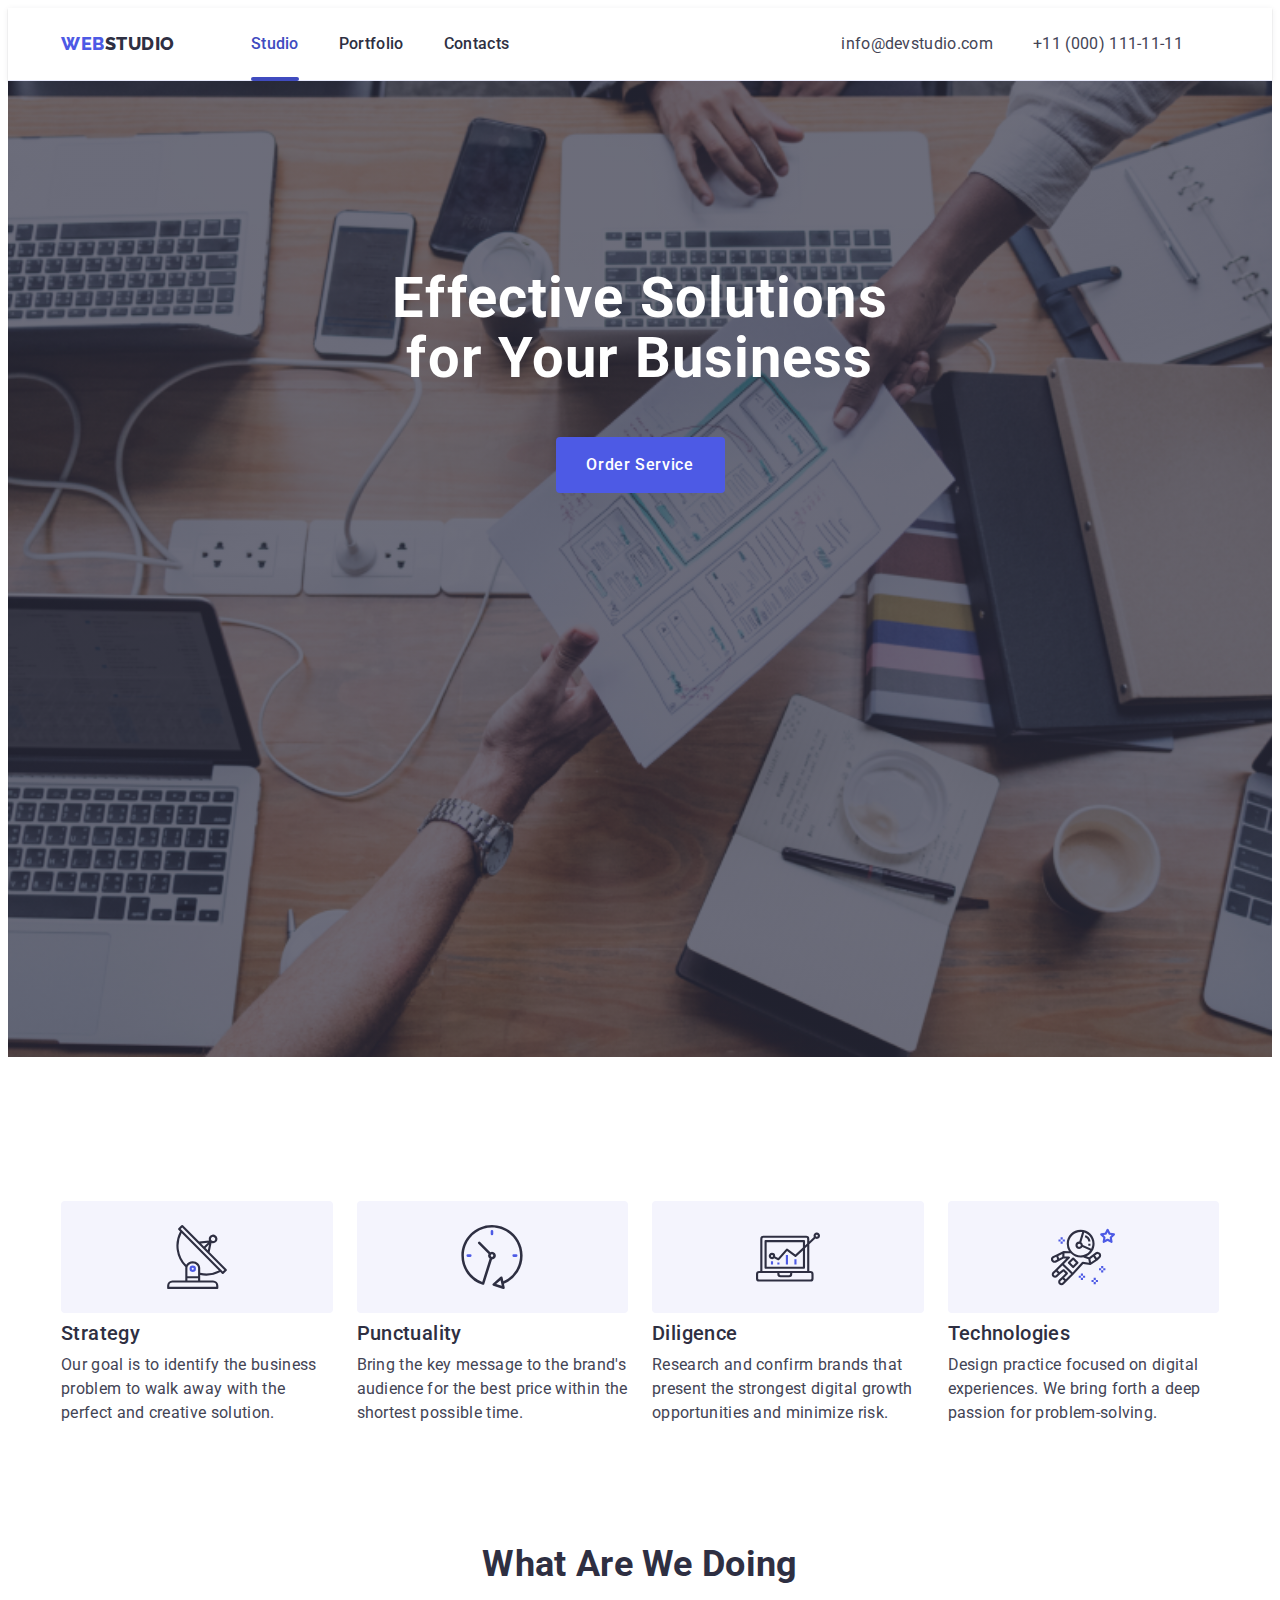
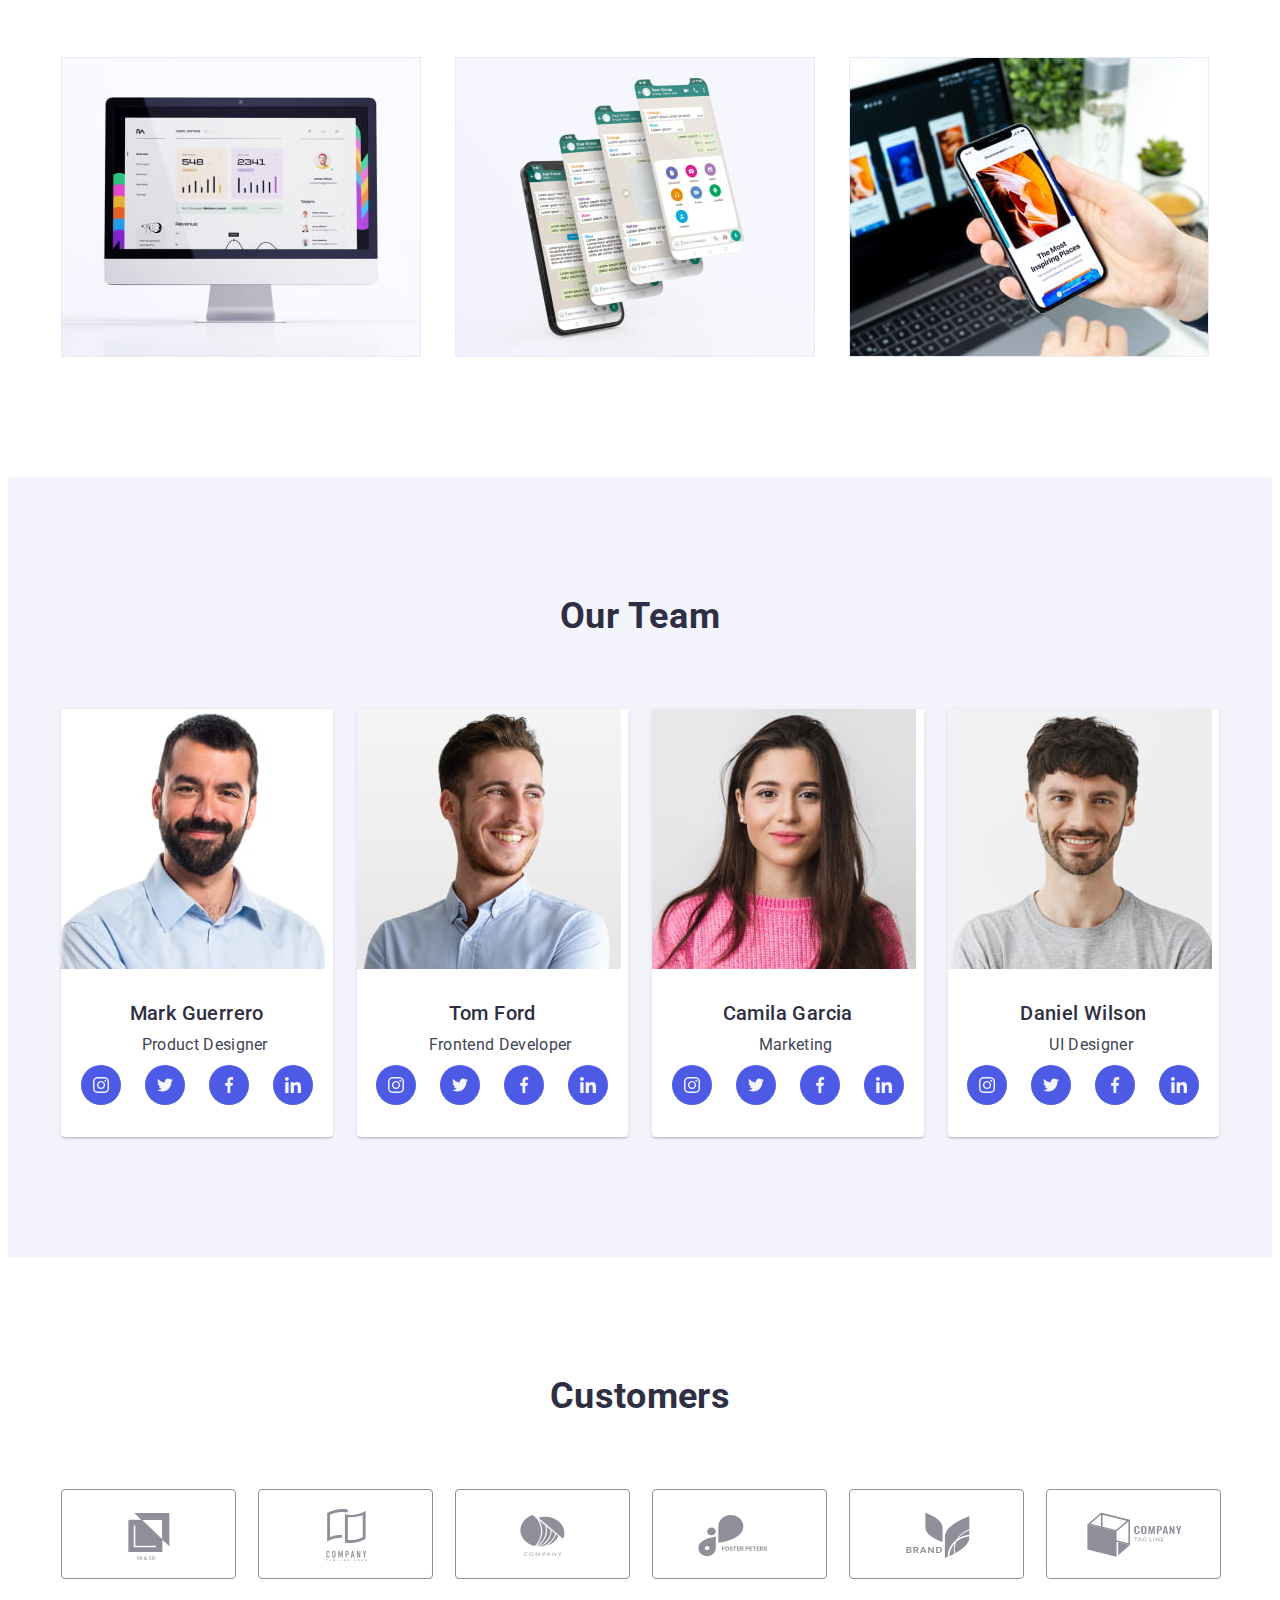
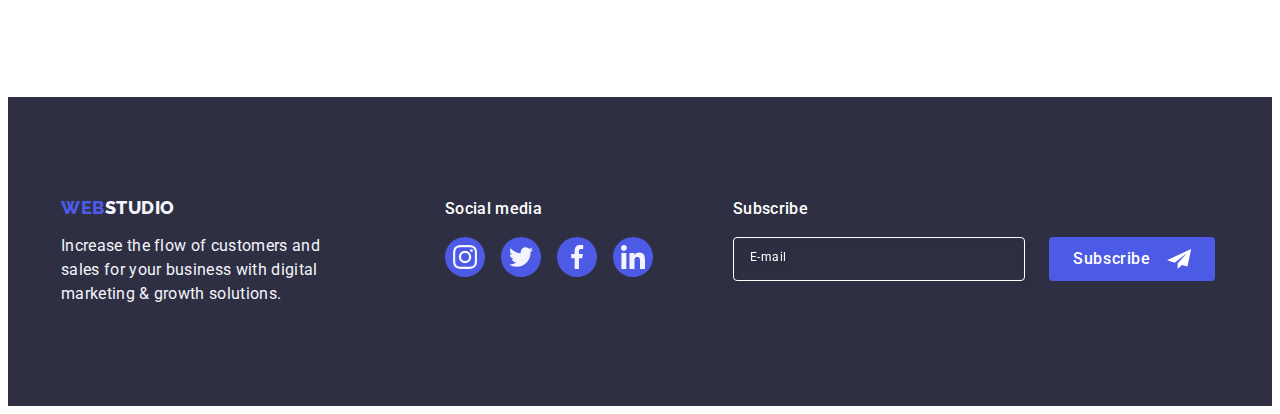
<file: index.html>
<!DOCTYPE html>
<html lang="en">
  <head>
    <meta charset="UTF-8" />
    <meta http-equiv="X-UA-Compatible" content="IE=edge" />
    <meta name="viewport" content="width=device-width, initial-scale=1.0" />
    <meta name="description" content="Effective Solutions for Your Business" />
    <!-- Fonts styles -->
    <link rel="preconnect" href="https://fonts.googleapis.com" />
    <link rel="preconnect" href="https://fonts.gstatic.com" crossorigin />
    <link
      href="https://fonts.googleapis.com/css2?family=Raleway:wght@800&family=Roboto:wght@400;500;700;900&display=swap"
      rel="stylesheet"
    />
    <!-- Normalize -->
    <link
      rel="stylesheet"
      href="https://cdnjs.cloudflare.com/ajax/libs/modern-normalize/1.1.0/modern-normalize.min.css"
      integrity="sha512-wpPYUAdjBVSE4KJnH1VR1HeZfpl1ub8YT/NKx4PuQ5NmX2tKuGu6U/JRp5y+Y8XG2tV+wKQpNHVUX03MfMFn9Q=="
      crossorigin="anonymous"
      referrerpolicy="no-referrer"
    />
    <title>WebStudio</title>
    <!-- Custom styles -->
    <link rel="stylesheet" href="./css/styles.css" />
  </head>
  <body>
    <!-- Header section -->
    <header class="header" data-header="">
      <div class="header-container container">
        <nav class="header-nav">
          <a class="header-nav-logo link" href="./index.html"
            >Web<span class="header-nav-logo-two">Studio</span></a
          >
          <ul class="header-nav-list list header-container">
            <li class="header-nav-item">
              <a class="header-nav-link nav-active link" href="./index.html">Studio</a>
            </li>
            <li class="header-nav-item">
              <a class="header-nav-link link" href="./portfolio.html">Portfolio</a>
            </li>
            <li class="header-nav-item">
              <a class="header-nav-link link" href="">Contacts</a>
            </li>
          </ul>
        </nav>
        <address class="header-nav-add">
          <ul class="header-nav-list list header-container">
            <li class="header-nav-item">
              <a class="header-nav-contact link" href="mailto:info@devstudio.com"
                >info@devstudio.com</a
              ></li
            >
            <li class="header-nav-item">
              <a class="header-nav-contact link" href="tel:+110001111111"
                >+11 (000) 111-11-11</a
              ></li
            >
          </ul>
        </address>
      </div>
    </header>
    <main>
      <!-- About section -->
      <section class="about section">
        <div class="container">
          <h1 class="about-text">Effective Solutions for Your Business</h1>
          <!-- Button controls -->
          <button class="btn" type="button" data-modal-open="">Order Service</button>
        </div>
      </section>
      <!-- Our qualities -->
      <section class="qualities section">
        <div class="container">
          <h2 class="qualities-title">Our qualities</h2>
          <ul class="qualities-list list">
            <li class="qualities-item">
              <div class="qualities-svg">
                <svg class="icon-qualities-svg" width="64" height="64">
                  <use href="./images/icons.svg#antenna"></use>
                </svg>
              </div>
              <h3 class="qualities-subtitle">Strategy</h3>
              <p class="qualities-position"
                >Our goal is to identify the business problem to walk away with the perfect and
                creative solution.</p
              ></li
            >
            <li class="qualities-item">
              <div class="qualities-svg">
                <svg class="icon-qualities-svg" width="64" height="64">
                  <use href="./images/icons.svg#clock"></use>
                </svg>
              </div>
              <h3 class="qualities-subtitle">Punctuality</h3>
              <p class="qualities-position"
                >Bring the key message to the brand's audience for the best price within the
                shortest possible time.</p
              ></li
            >
            <li class="qualities-item">
              <div class="qualities-svg">
                <svg class="icon-qualities-svg" width="64" height="64">
                  <use href="./images/icons.svg#diagram"></use>
                </svg>
              </div>
              <h3 class="qualities-subtitle">Diligence</h3>
              <p class="qualities-position"
                >Research and confirm brands that present the strongest digital growth opportunities
                and minimize risk.</p
              ></li
            >
            <li class="qualities-item">
              <div class="qualities-svg">
                <svg class="icon-qualities-svg" width="64" height="64">
                  <use href="./images/icons.svg#astronaut"></use>
                </svg>
              </div>
              <h3 class="qualities-subtitle">Technologies</h3>
              <p class="qualities-position"
                >Design practice focused on digital experiences. We bring forth a deep passion for
                problem-solving.</p
              ></li
            >
          </ul>
        </div>
      </section>
      <!-- Our work -->
      <section class="work section">
        <div class="container">
          <h2 class="work-title">What are we doing</h2>
          <ul class="work-list list">
            <li class="work-item">
              <img
                class="work-img"
                src="./images/our-job/img-1.jpg"
                alt="job-1"
                width="360"
                height="300"
              />
            </li>
            <li class="work-item">
              <img
                class="work-img"
                src="./images/our-job/img-2.jpg"
                alt="job-2"
                width="360"
                height="300"
              />
            </li>
            <li class="work-item">
              <img
                class="work-img"
                src="./images/our-job/img-3.jpg"
                alt="job-3"
                width="360"
                height="300"
              />
            </li>
          </ul>
        </div>
      </section>
      <!-- Team section -->
      <section class="team section">
        <div class="container">
          <h2 class="team-title">Our Team</h2>
          <ul class="team-list list">
            <li class="team-item">
              <img
                class="team-img"
                src="./images/our-team/img-mark-guerrero.jpg"
                alt="Product Designer Mark Guerrero"
                width="264"
                height="260"
              />
              <div class="team-block">
                <h3 class="team-subtitle">Mark Guerrero</h3>
                <p class="team-position">Product Designer</p>
                <ul class="social-list">
                  <li class="social-list-item list">
                    <a class="social-list-link-team" href="">
                      <svg class="social-list-icon" width="16" height="16">
                        <use href="./images/icons.svg#instagram"></use>
                      </svg>
                    </a>
                  </li>
                  <li class="social-list-item list">
                    <a class="social-list-link-team" href="">
                      <svg class="social-list-icon" width="16" height="16">
                        <use href="./images/icons.svg#twitter"></use>
                      </svg>
                    </a>
                  </li>
                  <li class="social-list-item list">
                    <a class="social-list-link-team" href="">
                      <svg class="social-list-icon" width="16" height="16">
                        <use href="./images/icons.svg#facebook"></use>
                      </svg>
                    </a>
                  </li>
                  <li class="social-list-item list">
                    <a class="social-list-link-team" href="">
                      <svg class="social-list-icon" width="16" height="16">
                        <use href="./images/icons.svg#linkedin"></use>
                      </svg>
                    </a>
                  </li>
                </ul>
              </div>
            </li>
            <li class="team-item">
              <img
                class="team-img"
                src="./images/our-team/img-tom-ford.jpg"
                alt="Frontend Developer Tom Ford"
                width="264"
                height="260"
              />
              <div class="team-block">
                <h3 class="team-subtitle">Tom Ford</h3>
                <p class="team-position">Frontend Developer</p>
                <ul class="social-list">
                  <li class="social-list-item list">
                    <a class="social-list-link-team" href="">
                      <svg class="social-list-icon" width="16" height="16">
                        <use href="./images/icons.svg#instagram"></use>
                      </svg>
                    </a>
                  </li>
                  <li class="social-list-item list">
                    <a class="social-list-link-team" href="">
                      <svg class="social-list-icon" width="16" height="16">
                        <use href="./images/icons.svg#twitter"></use>
                      </svg>
                    </a>
                  </li>
                  <li class="social-list-item list">
                    <a class="social-list-link-team" href="">
                      <svg class="social-list-icon" width="16" height="16">
                        <use href="./images/icons.svg#facebook"></use>
                      </svg>
                    </a>
                  </li>
                  <li class="social-list-item list">
                    <a class="social-list-link-team" href="">
                      <svg class="social-list-icon" width="16" height="16">
                        <use href="./images/icons.svg#linkedin"></use>
                      </svg>
                    </a>
                  </li>
                </ul>
              </div>
            </li>
            <li class="team-item">
              <img
                class="team-img"
                src="./images/our-team/img-camila-garcia.jpg"
                alt="Marketing Camila Garcia"
                width="264"
                height="260"
              />
              <div class="team-block">
                <h3 class="team-subtitle">Camila Garcia</h3>
                <p class="team-position">Marketing</p>
                <ul class="social-list">
                  <li class="social-list-item list">
                    <a class="social-list-link-team" href="">
                      <svg class="social-list-icon" width="16" height="16">
                        <use href="./images/icons.svg#instagram"></use>
                      </svg>
                    </a>
                  </li>
                  <li class="social-list-item list">
                    <a class="social-list-link-team" href="">
                      <svg class="social-list-icon" width="16" height="16">
                        <use href="./images/icons.svg#twitter"></use>
                      </svg>
                    </a>
                  </li>
                  <li class="social-list-item list">
                    <a class="social-list-link-team" href="">
                      <svg class="social-list-icon" width="16" height="16">
                        <use href="./images/icons.svg#facebook"></use>
                      </svg>
                    </a>
                  </li>
                  <li class="social-list-item list">
                    <a class="social-list-link-team" href="">
                      <svg class="social-list-icon" width="16" height="16">
                        <use href="./images/icons.svg#linkedin"></use>
                      </svg>
                    </a>
                  </li>
                </ul>
              </div>
            </li>
            <li class="team-item">
              <img
                class="team-img"
                src="./images/our-team/img-daniel-wilson.jpg"
                alt="UI Designer Daniel Wilson"
                width="264"
                height="260"
              />
              <div class="team-block">
                <h3 class="team-subtitle">Daniel Wilson</h3>
                <p class="team-position">UI Designer</p>
                <ul class="social-list">
                  <li class="social-list-item list">
                    <a class="social-list-link-team" href="">
                      <svg class="social-list-icon" width="16" height="16">
                        <use href="./images/icons.svg#instagram"></use>
                      </svg>
                    </a>
                  </li>
                  <li class="social-list-item list">
                    <a class="social-list-link-team" href="">
                      <svg class="social-list-icon" width="16" height="16">
                        <use href="./images/icons.svg#twitter"></use>
                      </svg>
                    </a>
                  </li>
                  <li class="social-list-item list">
                    <a class="social-list-link-team" href="">
                      <svg class="social-list-icon" width="16" height="16">
                        <use href="./images/icons.svg#facebook"></use>
                      </svg>
                    </a>
                  </li>
                  <li class="social-list-item list">
                    <a class="social-list-link-team" href="">
                      <svg class="social-list-icon" width="16" height="16">
                        <use href="./images/icons.svg#linkedin"></use>
                      </svg>
                    </a>
                  </li>
                </ul>
              </div>
            </li>
          </ul>
        </div>
      </section>
      <!-- Customers section -->
      <section class="customers section">
        <div class="container">
          <h2 class="customers-title">Customers</h2>
          <ul class="customers-list list">
            <li class="customers-item">
              <a class="customers-link" href="">
                <svg class="customers-icon" width="104" height="56">
                  <use href="./images/icons.svg#logo-1"></use>
                </svg>
              </a>
            </li>
            <li class="customers-item">
              <a class="customers-link" href="">
                <svg class="customers-icon" width="104" height="56">
                  <use href="./images/icons.svg#logo-2"></use>
                </svg>
              </a>
            </li>
            <li class="customers-item">
              <a class="customers-link" href="">
                <svg class="customers-icon" width="104" height="56">
                  <use href="./images/icons.svg#logo-3"></use>
                </svg>
              </a>
            </li>
            <li class="customers-item">
              <a class="customers-link" href="">
                <svg class="customers-icon" width="104" height="56">
                  <use href="./images/icons.svg#logo-4"></use>
                </svg>
              </a>
            </li>
            <li class="customers-item">
              <a class="customers-link" href="">
                <svg class="customers-icon" width="104" height="56">
                  <use href="./images/icons.svg#logo-5"></use>
                </svg>
              </a>
            </li>
            <li class="customers-item">
              <a class="customers-link" href="">
                <svg class="customers-icon" width="104" height="56">
                  <use href="./images/icons.svg#logo-6"></use>
                </svg>
              </a>
            </li>
          </ul>
        </div>
      </section>
    </main>
    <!-- Footer section -->
    <footer class="footer">
      <div class="footer-container container">
        <div class="footer-logo-container">
          <a class="footer-logo link" href="./index.html"
            >Web<span class="footer-logo-two">Studio</span></a
          >
          <p class="footer-position"
            >Increase the flow of customers and sales for your business with digital marketing &
            growth solutions.</p
          ></div
        >
        <div class="container-right">
          <p class="social">Social media</p>
          <ul class="footer-social-list">
            <li class="social-list-item list">
              <a class="social-list-link" href="">
                <svg class="social-list-icon" width="24" height="24">
                  <use href="./images/icons.svg#instagram"></use>
                </svg>
              </a>
            </li>
            <li class="social-list-item list">
              <a class="social-list-link" href="">
                <svg class="social-list-icon" width="24" height="24">
                  <use href="./images/icons.svg#twitter"></use>
                </svg>
              </a>
            </li>
            <li class="social-list-item list">
              <a class="social-list-link" href="">
                <svg class="social-list-icon" width="24" height="24">
                  <use href="./images/icons.svg#facebook"></use>
                </svg>
              </a>
            </li>
            <li class="social-list-item list">
              <a class="social-list-link" href="">
                <svg class="social-list-icon" width="24" height="24">
                  <use href="./images/icons.svg#linkedin"></use>
                </svg>
              </a>
            </li>
          </ul>
        </div>
        <!-- Subscribe -->
        <div class="form">
          <p class="social">Subscribe</p>
          <form class="subscribe" name="subscribe" autocomplete="on" method="post">
            <label>
              <input class="form-footer-text" type="email" name="user_email" placeholder="E-mail" />
            </label>
            <button type="submit" class="button-form">
              <p class="button-form-title">Subscribe</p>
              <svg class="icon-form-footer" width="24" height="24">
                <use href="./images/icons.svg#icon-send"></use>
              </svg>
            </button>
          </form>
        </div>
      </div>
    </footer>
    <!-- Modal window -->
    <div class="modal-window is-hidden" data-modal>
      <div class="modal-window-two">
        <button class="modal-window-close" type="button" data-modal-close>
          <svg class="modal-window-close-svg" width="8" height="8">
            <use href="./images/icons.svg#close"></use>
          </svg>
        </button>
        <form class="modal-form" name="modal_form">
          <p class="form-header">Leave your contacts and we will call you back</p>
          <label class="label-name" for="modal_name">Name</label>
          <div class="form-list-block">
            <input
              class="label-input-name label-input"
              type="text"
              name="modal_name"
              id="modal_name"
            />
            <svg class="svg-person" width="18" height="18">
              <use href="./images/icons.svg#person-name"></use>
            </svg>
          </div>
          <label class="label-tel" for="modal_phone">Phone</label>
          <div class="form-list-block">
            <input
              class="label-input-tel label-input"
              type="text"
              name="modal_phone"
              id="modal_phone"
            />
            <svg class="svg-phone" width="18" height="24">
              <use href="./images/icons.svg#phone"></use>
            </svg>
          </div>
          <label class="label-email" for="modal_email">Email</label>
          <div class="form-list-block">
            <input
              class="label-input-email label-input"
              type="text"
              name="modal_email"
              id="modal_email"
            />
            <svg class="svg-email" width="18" height="24">
              <use href="./images/icons.svg#email"></use>
            </svg>
          </div>
          <label class="label-comment" for="modal_comment"> Comment</label>
          <textarea
            class="form-comment"
            name="modal_comment"
            id="modal_comment"
            rows="5"
            placeholder="Text input"
          ></textarea>
          <!-- Checkbox -->
          <label class="label-accept">
            <input
              class="form-check-input visually-hidden"
              type="checkbox"
              name="modal_agreement"
            />
            <svg class="svg-checkbox" width="16" height="16">
              <use class="unchecked" href="./images/icons.svg#checkbox"></use>
              <use class="checked" href="./images/icons.svg#checkbox-active"></use>
            </svg>
            <span class="label-span">
              I accept the terms and conditions of the
              <a class="link-privacy" href="" target="_blank" rel="noopener noreferrer"
                >Privacy Policy</a
              >
            </span>
          </label>
          <!-- Button Send -->
          <button class="modal-sub-send" type="submit">Send</button>
        </form>
      </div>
    </div>
    <script src="./js/modal.js"></script>
    <script src="./js/form.js"></script>
  </body>
</html>
</file>
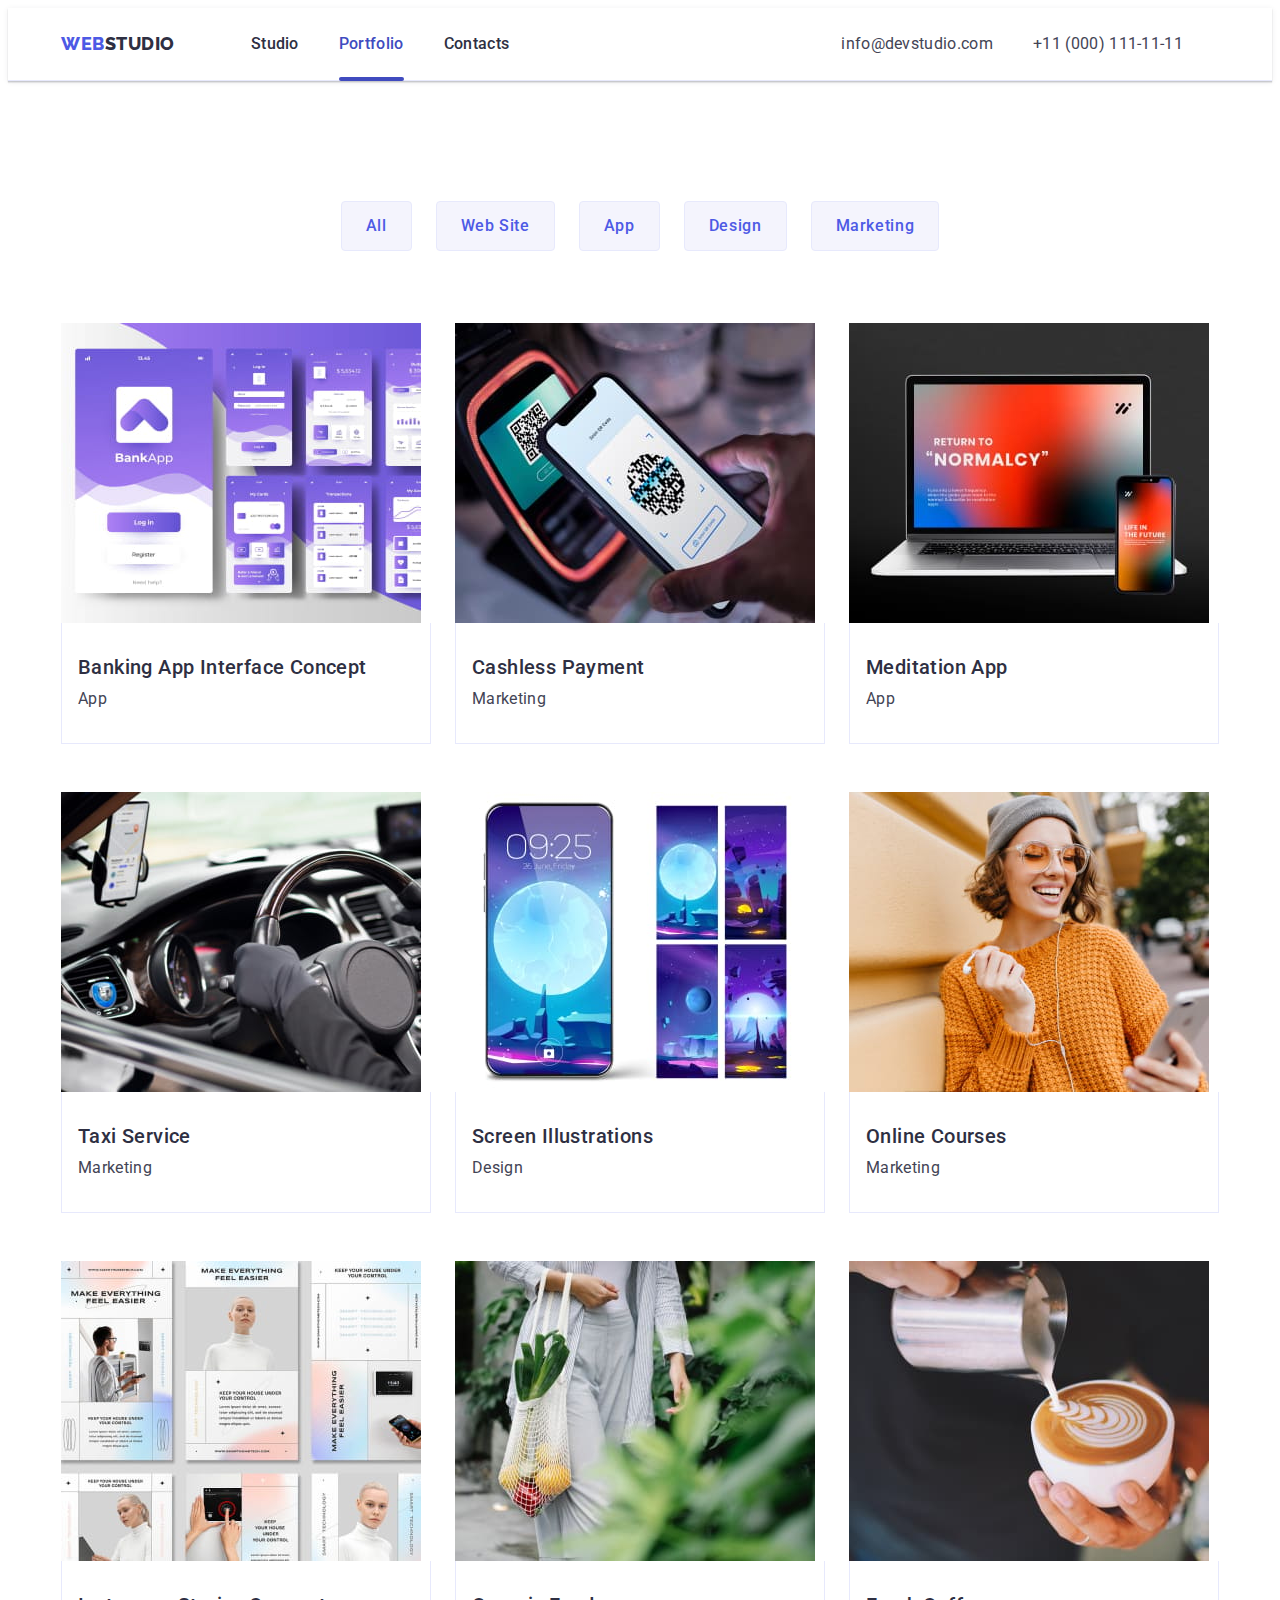
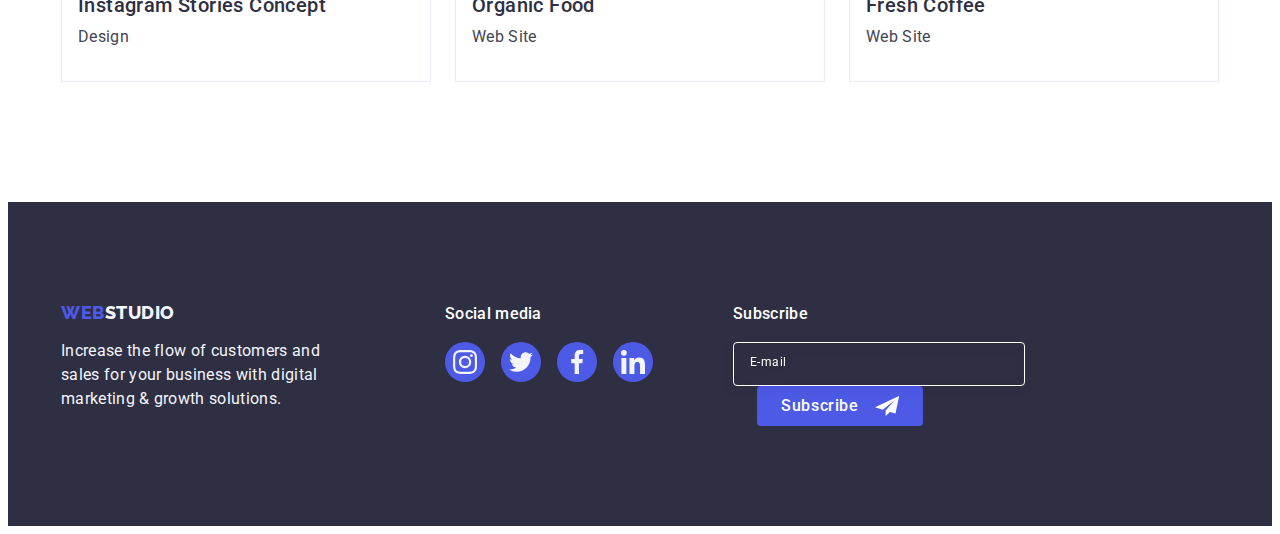
<file: portfolio.html>
<!DOCTYPE html>
<html lang="en">
  <head>
    <meta charset="UTF-8" />
    <meta http-equiv="X-UA-Compatible" content="IE=edge" />
    <meta name="viewport" content="width=device-width, initial-scale=1.0" />
    <meta name="description" content="Effective Solutions for Your Business" />
    <!-- Fonts styles -->
    <link rel="preconnect" href="https://fonts.googleapis.com" />
    <link rel="preconnect" href="https://fonts.gstatic.com" crossorigin />
    <link
      href="https://fonts.googleapis.com/css2?family=Raleway:wght@800&family=Roboto:wght@400;500;700;900&display=swap"
      rel="stylesheet"
    />
    <!-- Normalize -->
    <link
      rel="stylesheet"
      href="https://cdnjs.cloudflare.com/ajax/libs/modern-normalize/1.1.0/modern-normalize.min.css"
      integrity="sha512-wpPYUAdjBVSE4KJnH1VR1HeZfpl1ub8YT/NKx4PuQ5NmX2tKuGu6U/JRp5y+Y8XG2tV+wKQpNHVUX03MfMFn9Q=="
      crossorigin="anonymous"
      referrerpolicy="no-referrer"
    />
    <title>Portfolio</title>
    <!-- Custom styles -->
    <link rel="stylesheet" href="./css/styles.css" />
  </head>
  <body>
    <!-- Header section -->
    <header class="header">
      <div class="header-container container">
        <nav class="header-nav">
          <a class="header-nav-logo link" href="./index.html"
            >Web<span class="header-nav-logo-two">Studio</span></a
          >
          <ul class="header-nav-list list header-container">
            <li class="header-nav-item">
              <a class="header-nav-link link" href="./index.html">Studio</a>
            </li>
            <li class="header-nav-item">
              <a class="header-nav-link nav-active link" href="./portfolio.html">Portfolio</a>
            </li>
            <li class="header-nav-item">
              <a class="header-nav-link link" href="">Contacts</a>
            </li>
          </ul>
        </nav>
        <address class="header-nav-add">
          <ul class="header-nav-list list header-container">
            <li class="header-nav-item">
              <a class="header-nav-contact link" href="mailto:info@devstudio.com"
                >info@devstudio.com</a
              ></li
            >
            <li class="header-nav-item">
              <a class="header-nav-contact link" href="tel:+110001111111"
                >+11 (000) 111-11-11</a
              ></li
            >
          </ul>
        </address>
      </div>
    </header>
    <main>
      <!-- About section -->
      <section class="navig section">
        <div class="container">
          <h1 class="navig-title qualities-title">Navigation</h1>
          <!-- Button controls -->
          <ul class="navig-list list">
            <li class="navig-item link"><button class="navig-btn-f" type="button">All</button></li>
            <li class="navig-item link"
              ><button class="navig-btn-f" type="button">Web Site</button></li
            >
            <li class="navig-item link"><button class="navig-btn-f" type="button">App</button></li>
            <li class="navig-item link"
              ><button class="navig-btn-f" type="button">Design</button></li
            >
            <li class="navig-item link"
              ><button class="navig-btn-f" type="button">Marketing</button></li
            >
          </ul>
          <!-- Services section -->
          <ul class="navig-list-two">
            <li class="serv-item link list">
              <a class="link-two" href="./index.html">
                <div class="img-app">
                  <img
                    class="serv-img"
                    src="./images/our-services/banking-app-interface-concept.jpg"
                    alt="Banking App Interface Concept"
                    width="360"
                    height="300"
                  />
                  <p class="text-about-app"
                    >14 Stylish and User-Friendly App Design Concepts · Task Manager App · Calorie
                    Tracker App · Exotic Fruit Ecommerce App · Cloud Storage App</p
                  >
                </div>
                <div class="name-app">
                  <h2 class="serv-subtitle">Banking App Interface Concept</h2>
                  <p class="serv-position">App</p>
                </div>
              </a>
            </li>
            <li class="serv-item link list">
              <a class="link-two" href="./index.html">
                <div class="img-app">
                  <img
                    class="serv-img"
                    src="./images/our-services/cashless-payment.jpg"
                    alt="Cashless Payment"
                    width="360"
                    height="300"
                  />
                  <p class="text-about-app"
                    >14 Stylish and User-Friendly App Design Concepts · Task Manager App · Calorie
                    Tracker App · Exotic Fruit Ecommerce App · Cloud Storage App</p
                  >
                </div>
                <div class="name-app">
                  <h2 class="serv-subtitle">Cashless Payment</h2>
                  <p class="serv-position">Marketing</p>
                </div>
              </a>
            </li>
            <li class="serv-item link list">
              <a class="link-two" href="./index.html">
                <div class="img-app">
                  <img
                    class="serv-img"
                    src="./images/our-services/meditation-app.jpg"
                    alt="Meditation App"
                    width="360"
                    height="300"
                  />
                  <p class="text-about-app"
                    >14 Stylish and User-Friendly App Design Concepts · Task Manager App · Calorie
                    Tracker App · Exotic Fruit Ecommerce App · Cloud Storage App</p
                  >
                </div>
                <div class="name-app">
                  <h2 class="serv-subtitle">Meditation App</h2>
                  <p class="serv-position">App</p>
                </div>
              </a>
            </li>
            <li class="serv-item link list">
              <a class="link-two" href="./index.html">
                <div class="img-app">
                  <img
                    class="serv-img"
                    src="./images/our-services/taxi-service.jpg"
                    alt="Taxi Service"
                    width="360"
                    height="300"
                  />
                  <p class="text-about-app"
                    >14 Stylish and User-Friendly App Design Concepts · Task Manager App · Calorie
                    Tracker App · Exotic Fruit Ecommerce App · Cloud Storage App</p
                  >
                </div>
                <div class="name-app">
                  <h2 class="serv-subtitle">Taxi Service</h2>
                  <p class="serv-position">Marketing</p>
                </div>
              </a>
            </li>
            <li class="serv-item link list">
              <a class="link-two" href="./index.html">
                <div class="img-app">
                  <img
                    class="serv-img"
                    src="./images/our-services//screen-illustrations.jpg"
                    alt="Screen Illustrations"
                    width="360"
                    height="300"
                  />
                  <p class="text-about-app"
                    >14 Stylish and User-Friendly App Design Concepts · Task Manager App · Calorie
                    Tracker App · Exotic Fruit Ecommerce App · Cloud Storage App</p
                  >
                </div>
                <div class="name-app">
                  <h2 class="serv-subtitle">Screen Illustrations</h2>
                  <p class="serv-position">Design</p>
                </div>
              </a>
            </li>
            <li class="serv-item link list">
              <a class="link-two" href="./index.html">
                <div class="img-app">
                  <img
                    class="serv-img"
                    src="./images/our-services/online-courses.jpg"
                    alt="Online Courses"
                    width="360"
                    height="300"
                  />
                  <p class="text-about-app"
                    >14 Stylish and User-Friendly App Design Concepts · Task Manager App · Calorie
                    Tracker App · Exotic Fruit Ecommerce App · Cloud Storage App</p
                  >
                </div>
                <div class="name-app">
                  <h2 class="serv-subtitle">Online Courses</h2>
                  <p class="serv-position">Marketing</p>
                </div>
              </a>
            </li>
            <li class="serv-item link list">
              <a class="link-two" href="./index.html">
                <div class="img-app">
                  <img
                    class="serv-img"
                    src="./images/our-services/instagram-stories-concept.jpg"
                    alt="Instagram Stories Concept"
                    width="360"
                    height="300"
                  />
                  <p class="text-about-app"
                    >14 Stylish and User-Friendly App Design Concepts · Task Manager App · Calorie
                    Tracker App · Exotic Fruit Ecommerce App · Cloud Storage App</p
                  >
                </div>
                <div class="name-app">
                  <h2 class="serv-subtitle">Instagram Stories Concept</h2>
                  <p class="serv-position">Design</p>
                </div>
              </a>
            </li>
            <li class="serv-item link list">
              <a class="link-two" href="./index.html">
                <div class="img-app">
                  <img
                    class="serv-img"
                    src="./images/our-services/organic-food.jpg"
                    alt="Organic Food"
                    width="360"
                    height="300"
                  />
                  <p class="text-about-app"
                    >14 Stylish and User-Friendly App Design Concepts · Task Manager App · Calorie
                    Tracker App · Exotic Fruit Ecommerce App · Cloud Storage App</p
                  >
                </div>
                <div class="name-app">
                  <h2 class="serv-subtitle">Organic Food</h2>
                  <p class="serv-position">Web Site</p>
                </div>
              </a>
            </li>
            <li class="serv-item link list">
              <a class="link-two" href="./index.html">
                <div class="img-app">
                  <img
                    class="serv-img"
                    src="./images/our-services/fresh-coffee.jpg"
                    alt="Fresh Coffee"
                    width="360"
                    height="300"
                  />
                  <p class="text-about-app"
                    >14 Stylish and User-Friendly App Design Concepts · Task Manager App · Calorie
                    Tracker App · Exotic Fruit Ecommerce App · Cloud Storage App</p
                  >
                </div>
                <div class="name-app">
                  <h2 class="serv-subtitle">Fresh Coffee</h2>
                  <p class="serv-position">Web Site</p>
                </div>
              </a>
            </li>
          </ul>
        </div>
      </section>
    </main>
    <!-- Footer section -->
    <footer class="footer">
      <div class="footer-container container">
        <div class="footer-logo-container">
          <a class="footer-logo link" href="./index.html"
            >Web<span class="footer-logo-two">Studio</span></a
          >
          <p class="footer-position"
            >Increase the flow of customers and sales for your business with digital marketing &
            growth solutions.</p
          ></div
        >
        <div class="container-right">
          <p class="social">Social media</p>
          <ul class="footer-social-list">
            <li class="social-list-item list">
              <a class="social-list-link" href="">
                <svg class="social-list-icon" width="24" height="24">
                  <use href="./images/icons.svg#instagram"></use>
                </svg>
              </a>
            </li>
            <li class="social-list-item list">
              <a class="social-list-link" href="">
                <svg class="social-list-icon" width="24" height="24">
                  <use href="./images/icons.svg#twitter"></use>
                </svg>
              </a>
            </li>
            <li class="social-list-item list">
              <a class="social-list-link" href="">
                <svg class="social-list-icon" width="24" height="24">
                  <use href="./images/icons.svg#facebook"></use>
                </svg>
              </a>
            </li>
            <li class="social-list-item list">
              <a class="social-list-link" href="">
                <svg class="social-list-icon" width="24" height="24">
                  <use href="./images/icons.svg#linkedin"></use>
                </svg>
              </a>
            </li>
          </ul>
        </div>
        <!-- Subscribe -->
        <div class="form">
          <p class="social">Subscribe</p>
          <form name="subscribe" autocomplete="on" method="post">
            <label>
              <input class="form-footer-text" type="email" name="user_email" placeholder="E-mail" />
            </label>
            <button type="submit" class="button-form">
              <p class="button-form-title">Subscribe</p>
              <svg class="icon-form-footer" width="24" height="24">
                <use href="./images/icons.svg#icon-send"></use>
              </svg>
            </button>
          </form>
        </div>
      </div>
    </footer>
    <script src="./js/modal.js"></script>
    <script src="./js/form.js"></script>
  </body>
</html>
</file>
<file: css/styles.css>
:root {
}
/* Body */
body {
  font-family: 'Roboto', sans-serif;
  font-style: normal;
  font-weight: 400;
  font-size: 16px;
  line-height: 1.5em;
  /* identical to box height, or 150% */
  letter-spacing: 0.02em;
  color: #434455;
  background-color: #ffffff;
}
/* reset start */
h1,
h2,
h3,
h4,
h5,
h6,
p,
ul {
  margin: 0;
}
img {
  display: block;
}
.list {
  list-style: none;
  padding: 0;
  margin: 0;
}
button {
  cursor: pointer;
}
/* reset start */
.visually-hidden {
  position: absolute;
  width: 1px;
  height: 1px;
  margin: -1px;
  border: 0;
  padding: 0;
  outline: 0;
  outline-offset: 0;
  white-space: nowrap;
  clip-path: inset(100%);
  clip: rect(0 0 0 0);
  overflow: hidden;
}
/* Other */
.container {
  width: 1158px;
  margin: 0 auto;
  padding: 0 15px;
}
.link {
  text-decoration: none;
  display: block;
  position: relative;
  color: #404bbf;
  transition: color 250ms cubic-bezier(0.4, 0, 0.2, 1);
}
.link-two {
  text-decoration: none;
  display: block;
  transition: box-shadow 250ms cubic-bezier(0.4, 0, 0.2, 1);
  color: #404bbf;
}
.link-two:hover .text-about-app,
.link-two:focus .text-about-app {
  transform: translateY(0%);
}
.link::after {
  content: '';
  position: absolute;
  left: 0;
  bottom: -1px;
  height: 4px;
  background-color: #404bbf;
  border-radius: 2px;
}
.section {
}
.title {
}
.uppertitle {
}
/* Header section */
.header {
  border-bottom: 1px solid #e7e9fc;
  background: #ffffff;
  box-shadow: 0px 2px 1px rgba(46, 47, 66, 0.08), 0px 1px 1px rgba(46, 47, 66, 0.16),
    0px 1px 6px rgba(46, 47, 66, 0.08);
}
.header-container {
  display: flex;
}
.header-nav-list {
  gap: 40px;
}
.header-nav {
  display: flex;
  align-items: center;
  background: #ffffff;
}
.header-nav-logo {
  font-family: 'Raleway', sans-serif;
  font-style: normal;
  font-weight: 800;
  font-size: 18px;
  line-height: 1.17em;
  letter-spacing: 0.03em;
  text-transform: uppercase;
  color: #4d5ae5;
  margin-right: 76px;
}
.header-nav-logo-two {
  color: #2e2f42;
}
.header-nav-item {
}
.header-nav-link {
  font-family: inherit;
  font-style: normal;
  font-weight: 500;
  font-size: 16px;
  color: #2e2f42;
  line-height: 1.5em;
  padding: 24px 0;
}
.header-nav-contact {
  font-family: inherit;
  font-style: normal;
  font-size: 16px;
  color: #434455;
  line-height: 1.5em;
  padding: 24px 0;
}
.header-nav-add {
  font-style: normal;
  display: flex;
  gap: 40px;
  padding-left: 332px;
}
.header-nav-link:hover,
.header-nav-link:focus {
  color: #404bbf;
}
.header-nav-contact:hover,
.header-nav-contact:focus {
  color: #404bbf;
}
.nav-active {
  position: relative;
  color: #404bbf;
}
.nav-active::after {
  position: absolute;
  display: block;
  content: '';
  left: 0;
  bottom: -1px;
  width: 100%;
  height: 4px;
  border-radius: 2px;
  background-color: #404bbf;
}
/* About section */
.about {
  background: rgba(46, 47, 66, 0.7);
  color: #ffffff;
  padding: 188px 0;
  background-image: linear-gradient(rgba(46, 47, 66, 0.7), rgba(46, 47, 66, 0.7)),
    url(../images/hero-image/people-office.jpg);
  max-width: 1440px;
  height: 600px;
  background-repeat: no-repeat;
  background-position: center;
  background-size: cover;
  margin: 0 auto;
}
.about-text {
  font-family: inherit;
  font-style: normal;
  font-weight: 700;
  font-size: 56px;
  color: #ffffff;
  line-height: 1.07em;
  text-align: center;
  letter-spacing: 0.02em;
  max-width: 496px;
  margin-left: auto;
  margin-right: auto;
  margin-bottom: 48px;
}
.btn {
  cursor: pointer;
  background: #4d5ae5;
  color: #ffffff;
  font-family: inherit;
  font-style: normal;
  font-weight: 500;
  font-size: 16px;
  line-height: 1.5em;
  letter-spacing: 0.04em;
  display: block;
  min-width: 169px;
  height: 56px;
  border: none;
  background-color: #4d5ae5;
  border-radius: 4px;
  margin-left: auto;
  margin-right: auto;
  transition: background-color 250ms cubic-bezier(0.4, 0, 0.2, 1);
}
.btn:hover,
.btn:focus {
  color: #ffffff;
  background-color: #404bbf;
}
/* Our qualities */
.qualities {
  padding: 120px 0;
}
.qualities-title {
  visibility: hidden;
}
.qualities-list {
  display: flex;
  gap: 24px;
}
.qualities-item {
  width: calc((100% - 72px) / 4);
}
.qualities-subtitle {
  font-family: inherit;
  font-style: normal;
  font-weight: 500;
  font-size: 20px;
  color: #2e2f42;
  line-height: 1.2em;
  letter-spacing: 0.02em;
  margin-bottom: 8px;
}
.qualities-position {
  font-family: inherit;
  font-style: normal;
  font-size: 16px;
  color: #434455;
  line-height: 1.5em;
}
/* SVG */
.qualities-svg {
  display: flex;
  align-items: center;
  justify-content: center;
  height: 112px;
  background-color: #f4f4fd;
  border-radius: 4px;
  margin-bottom: 8px;
}
.icon-qualities-svg {
}
.social-list-icon {
  fill: #f4f4fd;
}
.customers-icon {
  fill: currentColor;
}
/* Our work */
.work {
  padding-bottom: 120px;
}
.work-title {
  font-family: inherit;
  font-style: normal;
  font-weight: 700;
  font-size: 36px;
  color: #2e2f42;
  line-height: 1.11em;
  text-align: center;
  text-transform: capitalize;
  margin-bottom: 72px;
}
.work-list {
  display: flex;
  gap: 24px;
}
.work-item {
  width: calc((100% - 48px) / 3);
}
.work-img {
}
/* Team section */
.team {
  background: #f4f4fd;
  padding: 120px 0;
}
.team-title {
  font-family: inherit;
  font-style: normal;
  font-weight: 700;
  font-size: 36px;
  color: #2e2f42;
  line-height: 1.11;
  text-align: center;
  letter-spacing: 0.02em;
  text-transform: capitalize;
  margin-bottom: 72px;
}
.team-list {
  display: flex;
  gap: 24px;
}
.team-item {
  background-color: #ffffff;
  width: calc((100% - 72px) / 4);
  border-radius: 0px 0px 4px 4px;
  box-shadow: 0px 1px 6px rgba(46, 47, 66, 0.08), 0px 1px 1px rgba(46, 47, 66, 0.16),
    0px 2px 1px rgba(46, 47, 66, 0.08);
}
.team-img {
}
.team-block {
  padding: 32px 0;
}
.team-subtitle {
  font-family: inherit;
  font-style: normal;
  font-weight: 500;
  font-size: 20px;
  color: #2e2f42;
  line-height: 1.2em;
  letter-spacing: 0.02em;
  text-align: center;
  margin-bottom: 8px;
}
.team-position {
  font-family: inherit;
  font-style: normal;
  font-size: 16px;
  color: #434455;
  line-height: 1.5em;
  text-align: center;
  margin-left: 16px;
  margin-bottom: 8px;
  padding-left: 0;
}
.social-list {
  display: flex;
  justify-content: center;
  gap: 24px;
  padding-left: 0;
}
.footer-social-list {
  display: flex;
  gap: 16px;
  padding-left: 0;
}
.social-list-item {
  width: 40px;
  height: 40px;
}
.social-list-link {
  width: 100%;
  height: 100%;
  background-color: #4d5ae5;
  border-radius: 50%;
  display: flex;
  align-items: center;
  justify-content: center;
  transition: background-color 250ms cubic-bezier(0.4, 0, 0.2, 1);
}
.social-list-link-team {
  width: 100%;
  height: 100%;
  background-color: #4d5ae5;
  border-radius: 50%;
  display: flex;
  align-items: center;
  justify-content: center;
  transition: background-color 250ms cubic-bezier(0.4, 0, 0.2, 1);
}
.social-list-link-team:hover,
.social-list-link-team:focus {
  background-color: #404bbf;
}
.social-list-link:hover {
  background-color: #31d0aa;
}
.social-list-link:focus {
  background-color: #31d0aa;
}
/* Navigation section */
.navig {
  padding: 96px 0 120px;
}
.navig-title {
}
.navig-list {
  display: flex;
  justify-content: center;
  gap: 24px;
  margin-bottom: 72px;
}
.navig-list-two {
  display: flex;
  flex-wrap: wrap;
  column-gap: 24px;
  row-gap: 48px;
  padding-left: 0;
}
.navig-item {
  font-family: inherit;
  font-style: normal;
  font-weight: 500;
  font-size: 16px;
  line-height: 1.5em;
}
.navig-btn-f {
  cursor: pointer;
  font-family: inherit;
  font-style: normal;
  font-weight: 500;
  font-size: 16px;
  line-height: 1.5em;
  background-color: #f4f4fd;
  letter-spacing: 0.04em;
  color: #4d5ae5;
  padding: 12px 24px;
  border: 1px solid #e7e9fc;
  border-radius: 4px;
  transition: color 250ms cubic-bezier(0.4, 0, 0.2, 1),
    background-color 250ms cubic-bezier(0.4, 0, 0.2, 1),
    border-color 250ms cubic-bezier(0.4, 0, 0.2, 1), box-shadow 250ms cubic-bezier(0.4, 0, 0.2, 1);
}
.navig-btn-f:hover,
.navig-btn-f:focus {
  color: #ffffff;
  background-color: #404bbf;
  border: 1px solid transparent;
  box-shadow: 0px 3px 1px rgba(0, 0, 0, 0.1), 0px 2px 1px rgba(0, 0, 0, 0.08),
    0px 2px 2px rgba(0, 0, 0, 0.12);
}
.navig-btn {
  cursor: pointer;
  font-family: inherit;
  font-style: normal;
  font-weight: 500;
  font-size: 16px;
  line-height: 1.5em;
  color: #4d5ae5;
  background: #f4f4fd;
}
.navig-btn:hover,
.navig-btn:focus {
  color: #f4f4fd;
  background-color: #404bbf;
}
/* Our services section */
.serv {
}
.serv-tetle {
}
.serv-list {
}
.serv-item {
  width: calc((100% - 48px) / 3);
}
.img-app {
  position: relative;
  overflow: hidden;
}
.text-about-app {
  position: absolute;
  top: 0;
  font-size: 16px;
  line-height: 1.5;
  letter-spacing: 0.02em;
  color: #f4f4fd;
  padding: 40px 32px;
  background-color: #4d5ae5;
  height: 100%;
  width: 100%;
  transform: translateY(100%);
  transition: transform 250ms cubic-bezier(0.4, 0, 0.2, 1);
}
.text-about-app:hover,
.text-about-app:focus {
  transform: translateY(0%);
}
.serv-link {
}
.name-app {
  padding: 32px 16px;
  border: 1px solid #e7e9fc;
  border-top: none;
}
.serv-img {
}
.serv-subtitle {
  font-family: inherit;
  font-style: normal;
  font-weight: 500;
  font-size: 20px;
  color: #2e2f42;
  line-height: 1.2em;
  letter-spacing: 0.02em;
  margin-bottom: 8px;
}
.serv-position {
  font-family: inherit;
  font-style: normal;
  font-size: 16px;
  color: #434455;
  line-height: 1.5em;
  letter-spacing: 0.02em;
}
/* Customers section*/
.customers {
  padding-top: 120px;
  padding-bottom: 120px;
}
.customers-title {
  font-size: 36px;
  line-height: 1.1;
  color: #2e2f42;
  margin-bottom: 72px;
  text-align: center;
}
.customers-list {
  display: flex;
  gap: 24px;
}
.customers-item {
  height: 88px;
  width: calc((100% - 120px) / 6);
}
.customers-link {
  width: 100%;
  height: 100%;
  border: 1px solid #8e8f99;
  border-radius: 4px;
  display: flex;
  align-items: center;
  justify-content: center;
  color: #8e8f99;
  transition: border-color 250ms cubic-bezier(0.4, 0, 0.2, 1),
    color 250ms cubic-bezier(0.4, 0, 0.2, 1);
}
.customers-link:hover,
.customers-link:focus {
  border-color: #404bbf;
  color: #404bbf;
}
/* Footer section */
.footer {
  background: #2e2f42;
  padding: 100px 0;
}
.footer-container {
  display: flex;
  align-items: baseline;
}
.footer-logo-container {
  margin-right: 120px;
}
.footer-logo {
  color: #ffffff;
  font-family: 'Raleway', sans-serif;
  font-style: normal;
  font-weight: 800;
  font-size: 18px;
  line-height: 1.17em;
  letter-spacing: 0.03em;
  text-transform: uppercase;
  color: #4d5ae5;
  display: inline-block;
  margin-bottom: 16px;
}
.footer-logo-two {
  color: #f4f4fd;
}
.footer-position {
  font-family: inherit;
  font-style: normal;
  font-size: 16px;
  color: #f4f4fd;
  line-height: 1.5em;
  max-width: 264px;
}
.container-right {
}
.social {
  font-family: 'Roboto';
  font-style: normal;
  line-height: 24px;
  letter-spacing: 0.02em;
  color: #ffffff;
  font-weight: 500;
  font-size: 16px;
  line-height: 1.5em;
  margin-bottom: 16px;
}
.form {
  display: inline-block;
  margin-left: 80px;
  gap: 24px;
}
.form-footer-text {
  border-radius: 4px;
  border: 1px solid #ffffff;
  filter: drop-shadow(0px 4px 4px rgba(0, 0, 0, 0.15));
  width: 264px;
  height: 40px;
  background-color: transparent;
  color: #ffffff;
  padding-left: 24px;
}
.form-footer-text:focus {
  outline: 1px solid #4d5ae5;
  transition-duration: 250ms;
  transition: cubic-bezier(0.4, 0, 0.2, 1);
}
.form-footer-text::placeholder {
  font-family: 'Roboto';
  font-style: normal;
  font-weight: 400;
  font-size: 12px;
  line-height: 24px;
  display: flex;
  align-items: center;
  letter-spacing: 0.04em;
  color: #ffffff;
  top: 12px;
  left: 16px;
  position: absolute;
}
.button-form {
  display: inline-flex;
  flex-direction: row;
  justify-content: center;
  align-items: center;
  padding: 8px 24px;
  gap: 16px;
  background: #4d5ae5;
  border-radius: 4px;
  border: none;
  cursor: pointer;
  margin-left: 24px;
}
.subscribe {
  display: flex;
}
.button-form:hover,
.button-form:focus {
  background: #404bbf;
  box-shadow: 0px 4px 4px rgba(0, 0, 0, 0.15);
  transition-duration: 250ms;
  transition: cubic-bezier(0.4, 0, 0.2, 1);
}
.button-form-title {
  font-family: 'Roboto';
  font-style: normal;
  font-weight: 500;
  font-size: 16px;
  line-height: 24px;
  display: flex;
  align-items: center;
  text-align: center;
  letter-spacing: 0.04em;
  color: #ffffff;
  flex: none;
  order: 0;
  flex-grow: 0;
}
.icon-form-footer {
  fill: #ffffff;
  flex: none;
  order: 1;
  flex-grow: 0;
}
/* Modal window */
.modal-window {
  position: fixed;
  top: 0;
  left: 0;
  width: 100%;
  height: 100%;
  background-color: rgba(46, 47, 66, 0.4);
  transition: opacity 250ms cubic-bezier(0.4, 0, 0.2, 1),
    visibility 250ms cubic-bezier(0.4, 0, 0.2, 1);
}
.is-hidden {
  opacity: 0;
  visibility: hidden;
  pointer-events: none;
}
.modal-window-two {
  position: absolute;
  top: 50%;
  left: 50%;
  transform: translate(-50%, -50%) scale(1);
  width: 408px;
  min-height: 576px;
  background: #fcfcfc;
  box-shadow: 0px 1px 1px rgba(0, 0, 0, 0.14), 0px 1px 3px rgba(0, 0, 0, 0.12),
    0px 2px 1px rgba(0, 0, 0, 0.2);
  border-radius: 4px;
  transition: transform 250ms cubic-bezier(0.4, 0, 0.2, 1);
  padding: 72px 24px 24px;
}
.modal-window-close {
  position: absolute;
  top: 24px;
  right: 24px;
  width: 24px;
  height: 24px;
  border-radius: 50%;
  display: flex;
  align-items: center;
  justify-content: center;
  background-color: #e7e9fc;
  border: 1px solid rgba(0, 0, 0, 0.1);
  padding: 0;
  cursor: pointer;
  transition: background-color 250ms cubic-bezier(0.4, 0, 0.2, 1),
    border 250ms cubic-bezier(0.4, 0, 0.2, 1);
  fill: #000000;
}
.modal-window-close:hover,
.modal-window-close:focus {
  background-color: #404bbf;
  border: none;
  fill: #ffffff;
}
.modal-window-close-svg {
  transition: fill 250ms cubic-bezier(0.4, 0, 0.2, 1);
}
/* Modal window point */
.form-header {
  margin-bottom: 16px;
  font-weight: 500;
  font-size: 16px;
  line-height: 24px;
  text-align: center;
  letter-spacing: 0.02em;
  color: #2e2f42;
}
.form-list {
  padding: 0;
}
.form-list-element {
  padding: 0;
}
.form-comment {
  display: block;
  width: 100%;
  height: 120px;
  padding: 14px;
  margin-bottom: 16px;
  resize: none;
  border-radius: 6px;
  outline: transparent;
  font-size: 12px;
  line-height: 1.17;
  letter-spacing: 0.04em;
  color: rgba(46, 47, 66, 0.4);
}
.form-comment:hover,
.form-comment:focus {
  border: 1px solid #4d5ae5;
  fill: #4d5ae5;
  transition: 400ms;
}
.label-input {
  outline: transparent;
  width: 100%;
  padding-left: 38px;
  border: 1px solid rgba(46, 47, 66, 0.4);
  border-radius: 4px;
  margin-top: 0;
  transition: 200ms;
}
.label-input:hover,
.label-input:focus {
  border-color: #4d5ae5;
  fill: #4d5ae5;
}
.form-check-input {
  appearance: none;
  display: block;
  width: 16px;
  height: 16px;
  border: 1px solid rgba(46, 47, 66, 0.4);
  border-radius: 2px;
  outline: transparent;
  background-position: center;
  background-repeat: no-repeat;
  transition: 200ms;
  background-image: url(../images/icons/click.svg);
}
.form-check-input:checked {
  background-color: #404bbf;
  border-color: #404bbf;
}
.form-check-input:focus-visible {
  box-shadow: 0 0 0 4px #404bbf;
}
.label-name,
.label-tel,
.label-email,
.label-text,
.label-comment,
.label-accept {
  font-size: 12px;
  line-height: 1.17;
  letter-spacing: 0.04em;
  color: #8e8f99;
  display: block;
  margin-bottom: 4px;
}
.label-accept {
  display: flex;
  align-items: center;
  gap: 6px;
}
.label-input-name,
.label-input-tel,
.label-input-email {
  height: 40px;
}
.label-span {
  font-family: 'Roboto';
  font-style: normal;
  font-weight: 400;
  font-size: 12px;
  line-height: 14px;
}
.svg-person {
  position: absolute;
  top: 50%;
  left: 16px;
  transform: translateY(-50%);
}
.svg-phone,
.svg-email {
  position: absolute;
  top: 50%;
  left: 16px;
  transform: translateY(-50%);
}
.link-privacy {
  color: #4d5ae5;
}
.modal-sub-send {
  display: flex;
  flex-direction: row;
  align-items: flex-start;
  padding: 16px 32px;
  gap: 10px;
  background: #4d5ae5;
  box-shadow: 0px 4px 4px rgba(0, 0, 0, 0.15);
  border-radius: 4px;
  color: #ffffff;
  font-family: inherit;
  font-style: normal;
  font-weight: 500;
  font-size: 16px;
  line-height: 24px;
  letter-spacing: 0.04em;
  transition: background-color 250ms cubic-bezier(0.4, 0, 0.2, 1);
  cursor: pointer;
  width: 169px;
  height: 56px;
  text-align: center;
  border: none;
  justify-content: center;
  margin: 0 auto;
  margin-top: 24px;
}
.modal-sub-send:hover,
.modal-sub-send:focus {
  background: #404bbf;
  color: #ffffff;
}
.form-list-block {
  position: relative;
  margin-bottom: 8px;
}
.form-list-block:hover,
.form-list-block:focus {
  fill: #4d5ae5;
}
.modal-icon-white {
  display: flex;
  cursor: pointer;
  border-radius: 2px;
  align-items: center;
  justify-content: center;
  width: 16px;
  height: 16px;
  border: 1px solid rgba(46, 47, 66, 0.4);
  margin-right: 8px;
}
.div-accept {
  display: flex;
}
.svg-checkbox {
  border: 1px solid rgba(46, 47, 66, 0.4);
  border-radius: 2px;
  box-sizing: border-box;
  fill: #ffffff;
}
.unchecked {
  opacity: 1;
  transition: 300ms;
}
.checked {
  opacity: 0;
  transition: 300ms;
}
.form-check-input:checked + .svg-checkbox > .unchecked {
  opacity: 0;
}
.form-check-input:checked + .svg-checkbox > .checked {
  opacity: 1;
}
</file>
